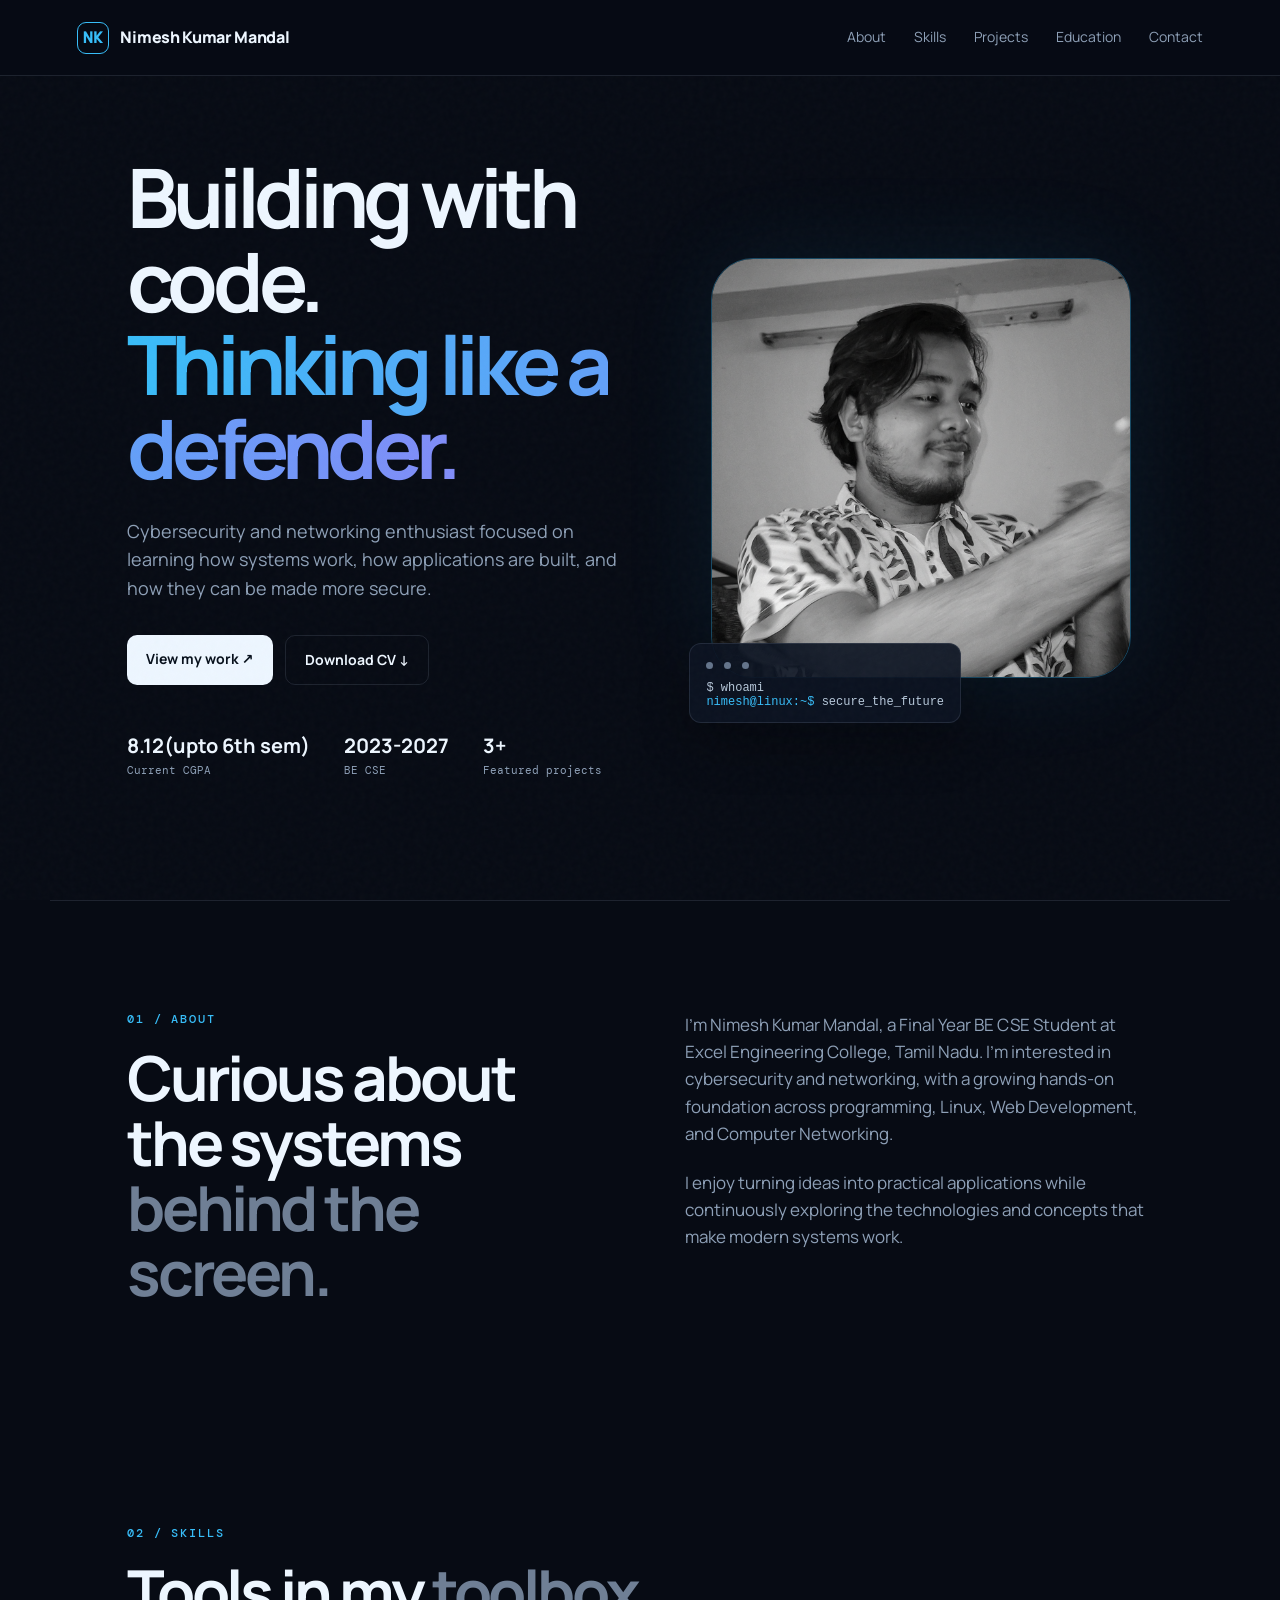
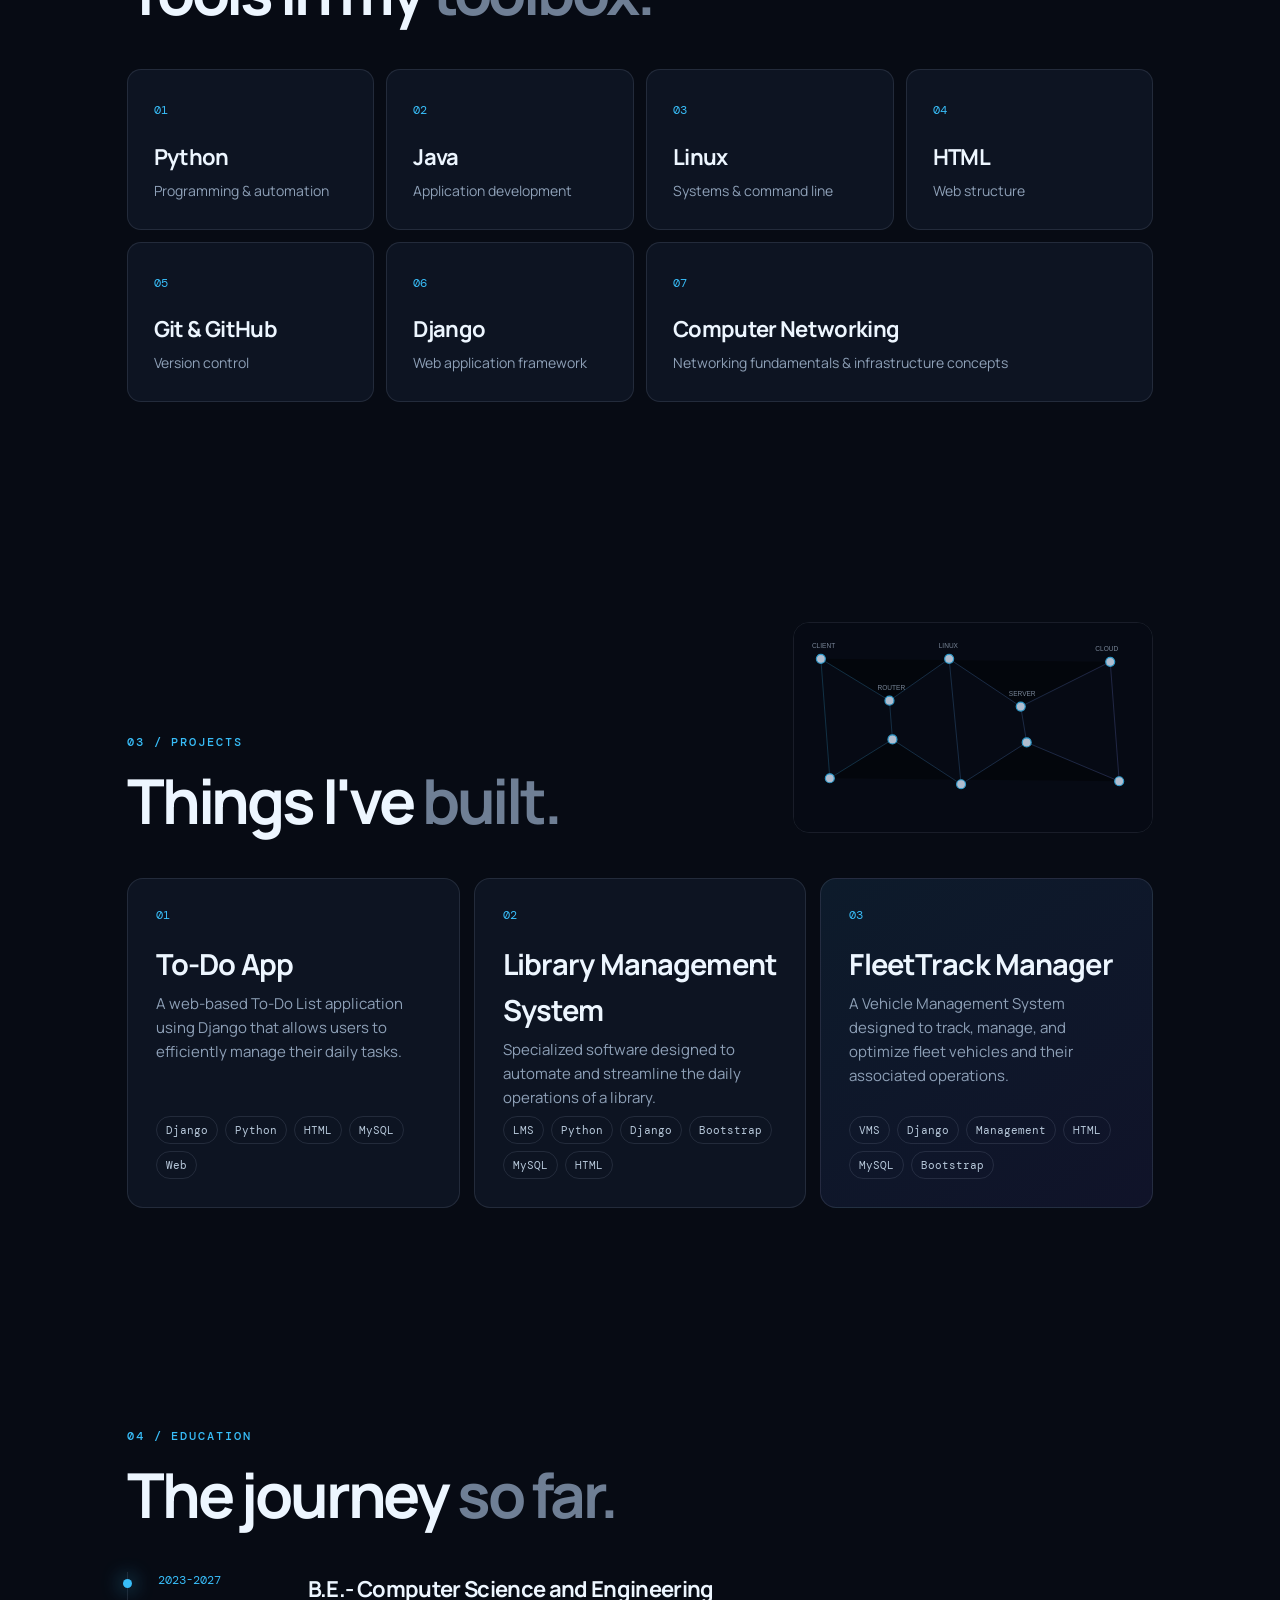
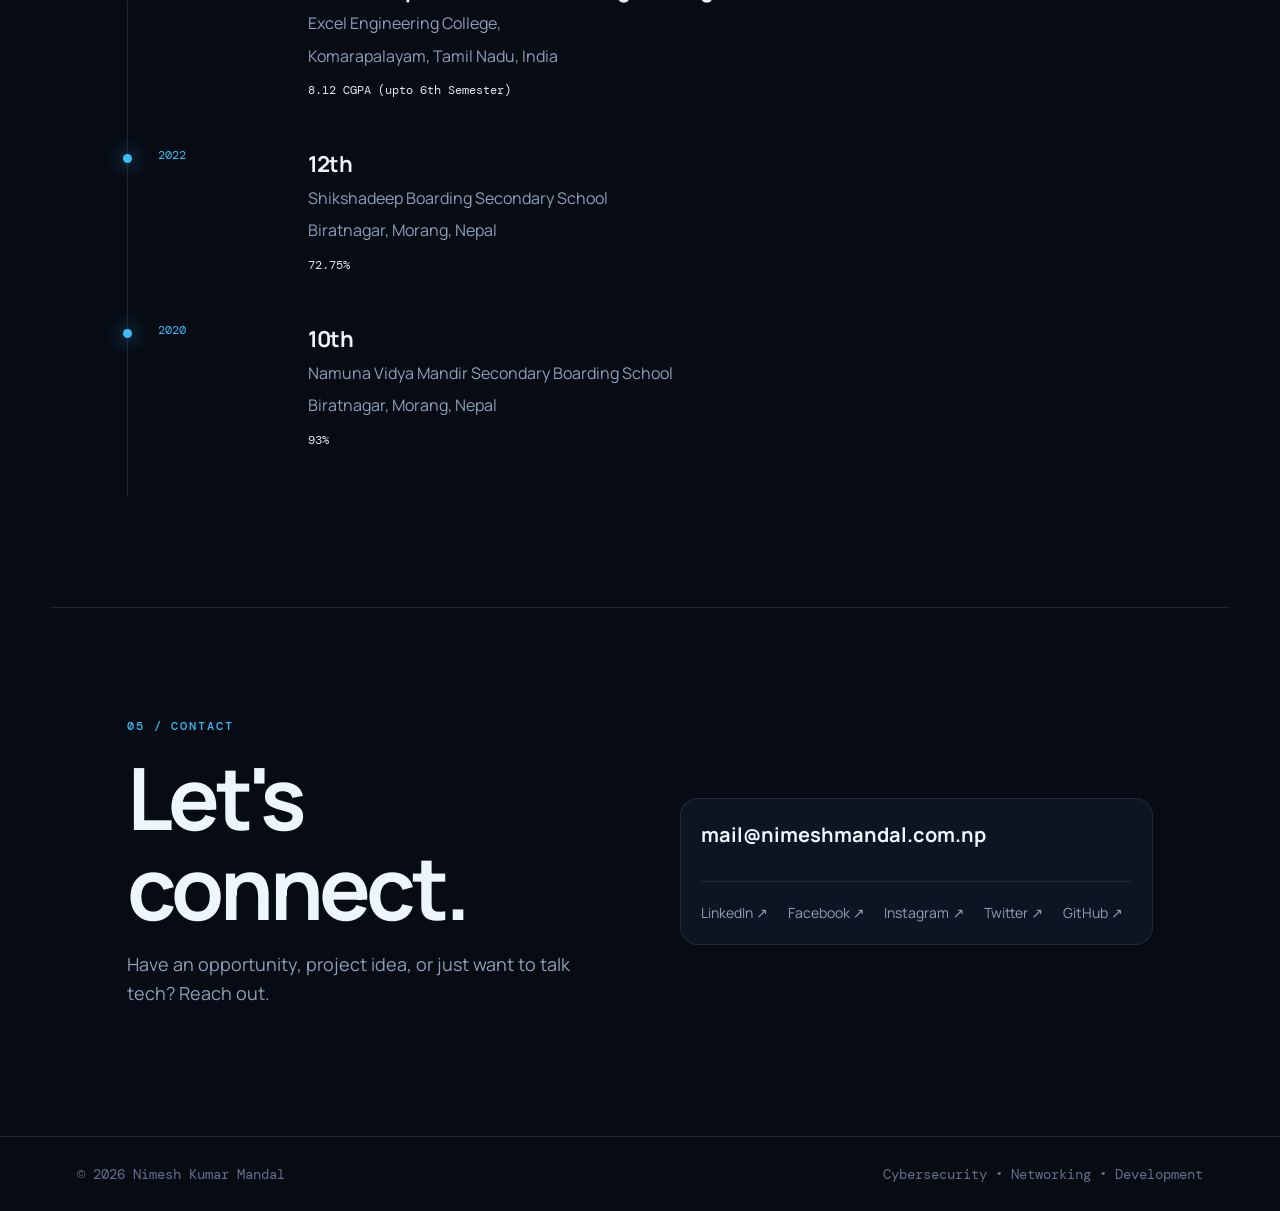
<file: index.html>
<!doctype html>
<html lang="en">
  <head>
    <meta charset="utf-8" />
    <meta name="viewport" content="width=device-width, initial-scale=1" />
    <meta
      name="description"
      content="Personal portfolio of Nimesh Kumar Mandal, a BTech CSE student interested in cybersecurity and networking."
    />

    <!-- Favicon -->
    <link rel="icon" type="image/png" href="favicon/favicon-96x96.png" sizes="96x96" />
    <link rel="icon" type="image/svg+xml" href="favicon/favicon.svg" />
    <link rel="shortcut icon" href="favicon/favicon.ico" />
    <link rel="apple-touch-icon" sizes="180x180" href="favicon/apple-touch-icon.png" />
    <link rel="manifest" href="favicon/site.webmanifest" />

    <!-- Nimesh Kumar Mandal — CSE Student | Cybersecurity & Networking -->
    <title>Nimesh Kumar Mandal</title>
    <link rel="stylesheet" href="style.css" />
  </head>

  <body>
    <div class="noise"></div>

    <!-- Header -->
    <header class="nav">
      <!-- Logo -->
      <a class="brand" href="#home">
        <span>NK</span>
        Nimesh Kumar Mandal
      </a>

      <button class="menu" aria-label="Toggle menu">☰</button>
      <!-- Navigation -->
      <nav>
        <a href="#about">About</a>
        <a href="#skills">Skills</a>
        <a href="#projects">Projects</a>
        <a href="#education">Education</a>
        <a href="#contact">Contact</a>
      </nav>
    </header>

    <!-- Main Content -->
    <main id="home">
      <!-- Home Section -->
      <section class="hero section">
        <div class="hero-copy reveal">
          <!-- <p class="eyebrow">4TH YEAR BE-CSE STUDENT</p> -->

          <!-- Hero Heading -->
          <h1>
            Building with code.<br />
            <em>Thinking like a defender.</em>
          </h1>

          <!-- Lead Text -->
          <p class="lead">
            Cybersecurity and networking enthusiast focused on learning how
            systems work, how applications are built, and how they can be made
            more secure.
          </p>

          <!-- Action Buttons -->
          <div class="actions">
            <a class="btn primary" href="#projects">
              View my work <span>↗</span>
            </a>
            <a class="btn ghost" href="assets/Nimesh-Kr-Mandal-CV.pdf" download>
              Download CV <span>↓</span>
            </a>
          </div>

          <!-- Mini Stats -->
          <div class="mini-stats">
            <div>
              <strong>8.12(upto 6th sem)</strong>
              <span>Current CGPA</span>
            </div>

            <div>
              <strong>2023-2027</strong>
              <span>BE CSE</span>
            </div>

            <div>
              <strong>3+</strong>
              <span>Featured projects</span>
            </div>
          </div>
        </div>

        <div class="hero-art reveal">
          <!-- <div class="orbit orbit-a"></div>
          <div class="orbit orbit-b"></div> -->

          <!-- Hero Art -->
          <div class="profile-frame">
            <img
              src="assets/pp.jpeg"
              alt="Stylized profile illustration placeholder for Nimesh Kumar Mandal"
            />
          </div>

          <!-- Terminal Card -->
          <div class="terminal-card">
            <div>
              <i></i>
              <i></i>
              <i></i>
            </div>

            <code>
              $ whoami
              <br />
              <span>nimesh@linux:~$</span>
              secure_the_future
            </code>
          </div>
        </div>
      </section>

      <!-- About Section   -->
      <section id="about" class="section split">
        <!-- About Left -->
        <div>
          <p class="eyebrow">01 / ABOUT</p>

          <h2>
            Curious about the systems
            <span>behind the screen.</span>
          </h2>
        </div>

        <!-- About Right -->
        <div class="prose">
          <p>
            I'm Nimesh Kumar Mandal, a Final Year BE CSE Student at Excel
            Engineering College, Tamil Nadu. I'm interested in cybersecurity and
            networking, with a growing hands-on foundation across programming,
            Linux, Web Development, and Computer Networking.
          </p>

          <p>
            I enjoy turning ideas into practical applications while continuously
            exploring the technologies and concepts that make modern systems
            work.
          </p>
        </div>
      </section>

      <!-- Skills Section -->
      <section id="skills" class="section">
        <!-- Skills Head -->
        <div class="section-head">
          <div>
            <p class="eyebrow">02 / SKILLS</p>

            <h2>
              Tools in my
              <span>toolbox.</span>
            </h2>
          </div>
        </div>

        <!-- Skill Grid -->
        <div class="skill-grid">
          <!-- Skill 1 -->
          <div class="skill-card">
            <b>01</b>
            <h3>Python</h3>
            <p>Programming & automation</p>
          </div>

          <!-- Skill 2 -->
          <div class="skill-card">
            <b>02</b>
            <h3>Java</h3>
            <p>Application development</p>
          </div>

          <!-- Skill 3 -->
          <div class="skill-card">
            <b>03</b>
            <h3>Linux</h3>
            <p>Systems & command line</p>
          </div>

          <!-- Skill 4 -->
          <div class="skill-card">
            <b>04</b>
            <h3>HTML</h3>
            <p>Web structure</p>
          </div>

          <!-- Skill 5 -->
          <div class="skill-card">
            <b>05</b>
            <h3>Git & GitHub</h3>
            <p>Version control</p>
          </div>

          <!-- Skill 6 -->
          <div class="skill-card">
            <b>06</b>
            <h3>Django</h3>
            <p>Web application framework</p>
          </div>

          <!-- Skill 7 -->
          <div class="skill-card wide">
            <b>07</b>
            <h3>Computer Networking</h3>
            <p>Networking fundamentals & infrastructure concepts</p>
          </div>
        </div>
      </section>

      <!-- Projects Section -->
      <section id="projects" class="section">
        <!-- Projects Head -->
        <div class="section-head">
          <div>
            <p class="eyebrow">03 / PROJECTS</p>
            <h2>Things I've <span>built.</span></h2>
          </div>

          <!-- Network Art -->
          <div class="network-art">
            <img
              src="assets/network.svg"
              alt="Abstract computer network illustration"
            />
          </div>
        </div>

        <!-- Projects Container -->
        <div class="projects">
          <!-- Project 1 - To Do App -->
          <article class="project-card">
            <div class="project-no">01</div>
            <h3>To-Do App</h3>
            <p>
              A web-based To-Do List application using Django that allows users
              to efficiently manage their daily tasks.
            </p>
            <div class="tags">
              <span>Django</span>
              <span>Python</span>
              <span>HTML</span>
              <span>MySQL</span>
              <span>Web</span>
            </div>
          </article>

          <!-- Project 2 - Library Management System -->
          <article class="project-card">
            <div class="project-no">02</div>
            <h3>Library Management System</h3>
            <p>
              Specialized software designed to automate and streamline the daily
              operations of a library.
            </p>
            <div class="tags">
              <span>LMS</span>
              <span>Python</span>
              <span>Django</span>
              <span>Bootstrap</span>
              <span>MySQL</span>
              <span>HTML</span>
            </div>
          </article>

          <!-- Project 3 - FleetTrack Manager -->
          <article class="project-card featured">
            <div class="project-no">03</div>
            <h3>FleetTrack Manager</h3>
            <p>
              A Vehicle Management System designed to track, manage, and
              optimize fleet vehicles and their associated operations.
            </p>
            <div class="tags">
              <span>VMS</span>
              <span>Django</span>
              <span>Management</span>
              <span>HTML</span>
              <span>MySQL</span>
              <span>Bootstrap</span>
            </div>
          </article>
        </div>
      </section>

      <!-- Education Section -->
      <section id="education" class="section">
        <!-- Education Head -->
        <div class="section-head">
          <div>
            <p class="eyebrow">04 / EDUCATION</p>
            <h2>The journey <span>so far.</span></h2>
          </div>
        </div>

        <!-- Education Timeline -->
        <div class="timeline">
          <!-- Education Item 1 - Under Graduate -->
          <div class="edu">
            <span>2023-2027</span>
            <div>
              <h3>B.E.- Computer Science and Engineering</h3>
              <p>Excel Engineering College,</p>
              <p>Komarapalayam, Tamil Nadu, India</p>
              <strong>8.12 CGPA (upto 6th Semester)</strong>
            </div>
          </div>

          <!-- Education Item 2 - Higher Secondary -->
          <div class="edu">
            <span>2022</span>
            <div>
              <h3>12th</h3>
              <p>Shikshadeep Boarding Secondary School</p>
              <p>Biratnagar, Morang, Nepal</p>
              <strong>72.75%</strong>
            </div>
          </div>

          <!-- Education Item 3 - Secondary -->
          <div class="edu">
            <span>2020</span>
            <div>
              <h3>10th</h3>
              <p>Namuna Vidya Mandir Secondary Boarding School</p>
              <p>Biratnagar, Morang, Nepal</p>
              <strong>93%</strong>
            </div>
          </div>
        </div>
      </section>

      <!-- Contact Section -->
      <section id="contact" class="section contact">
        <!-- Contact Head -->
        <div>
          <p class="eyebrow">05 / CONTACT</p>

          <h2>Let's connect.</h2>

          <p class="lead">
            Have an opportunity, project idea, or just want to talk tech? Reach
            out.
          </p>
        </div>

        <!-- Contact Card -->
        <div class="contact-card">
          <a class="email" href="mailto:mail@nimeshmandal.com.np">
            mail@nimeshmandal.com.np
          </a>

          <!-- <a
            class="email"
            href="https://mail.google.com/mail/?view=cm&to=mail@nimeshmandal.com.np"
            target="_blank"
            rel="noopener"
          >
            mail@nimeshmandal.com.np
          </a> 
          -->

          <!-- Social Links -->
          <div class="socials">
            <!-- LinkedIn -->
            <a
              href="https://www.linkedin.com/in/neeradian"
              target="_blank"
              rel="noreferrer"
            >
              LinkedIn ↗
            </a>

            <!-- Facebook -->
            <a
              href="https://www.facebook.com/neeradian"
              target="_blank"
              rel="noreferrer"
            >
              Facebook ↗
            </a>

            <!-- Instagram -->
            <a
              href="https://www.instagram.com/neeradian"
              target="_blank"
              rel="noreferrer"
            >
              Instagram ↗
            </a>

            <!-- Twitter -->
            <a
              href="https://twitter.com/_Neeradian"
              target="_blank"
              rel="noreferrer"
            >
              Twitter ↗
            </a>

            <!-- GitHub -->
            <a
              href="https://github.com/neeradian"
              target="_blank"
              rel="noreferrer"
            >
              GitHub ↗
            </a>
          </div>
        </div>
      </section>
    </main>
    <!-- Main End -->

    <!-- Footer -->
    <footer>
      <!-- <span>© 2026 Nimesh Kumar Mandal</span> -->
      <span
        >&copy; <span id="currentYear">(2026)</span> Nimesh Kumar Mandal</span
      >

      <span>Cybersecurity • Networking • Development</span>
    </footer>
    <script src="script.js"></script>
  </body>
</html>
</file>
<file: style.css>
@import url("https://fonts.googleapis.com/css2?family=DM+Mono:wght@400;500&family=Manrope:wght@400;500;600;700;800&display=swap");
:root {
  --bg: #070b14;
  --panel: #0d1422;
  --text: #edf6ff;
  --muted: #8ea0b7;
  --line: rgba(148, 163, 184, 0.16);
  --cyan: #38bdf8;
  --violet: #818cf8;
}
* {
  box-sizing: border-box;
}
html {
  scroll-behavior: smooth;
}
body {
  margin: 0;
  background: var(--bg);
  color: var(--text);
  font-family: Manrope, system-ui, sans-serif;
  line-height: 1.6;
}
.noise {
  position: fixed;
  inset: 0;
  pointer-events: none;
  opacity: 0.025;
  background-image: url("data:image/svg+xml,%3Csvg viewBox='0 0 180 180' xmlns='http://www.w3.org/2000/svg'%3E%3Cfilter id='n'%3E%3CfeTurbulence type='fractalNoise' baseFrequency='.9' numOctaves='4' stitchTiles='stitch'/%3E%3C/filter%3E%3Crect width='100%25' height='100%25' filter='url(%23n)'/%3E%3C/svg%3E");
  z-index: 5;
}
.nav {
  height: 76px;
  display: flex;
  align-items: center;
  justify-content: space-between;
  padding: 0 6vw;
  border-bottom: 1px solid var(--line);
  position: sticky;
  top: 0;
  background: rgba(7, 11, 20, 0.8);
  backdrop-filter: blur(18px);
  z-index: 10;
}
.brand {
  color: var(--text);
  text-decoration: none;
  font-weight: 800;
  letter-spacing: -0.02em;
}
.brand span {
  display: inline-grid;
  place-items: center;
  width: 32px;
  height: 32px;
  margin-right: 9px;
  border: 1px solid var(--cyan);
  border-radius: 9px;
  color: var(--cyan);
  font-family: "DM Mono";
}
.nav nav {
  display: flex;
  gap: 28px;
}
.nav nav a,
.socials a {
  color: var(--muted);
  text-decoration: none;
  font-size: 14px;
}
.nav nav a:hover,
.socials a:hover {
  color: var(--text);
}
.menu {
  display: none;
  background: none;
  border: 0;
  color: var(--text);
  font-size: 24px;
}
.section {
  max-width: 1180px;
  margin: auto;
  padding: 110px 6vw;
}
.hero {
  min-height: calc(100vh - 76px);
  display: grid;
  grid-template-columns: 1.05fr 0.95fr;
  align-items: center;
  gap: 50px;
  padding-top: 70px;
}
.eyebrow {
  font: 500 12px "DM Mono";
  letter-spacing: 0.16em;
  color: var(--cyan);
  margin: 0 0 18px;
}
.hero h1 {
  font-size: clamp(46px, 6.5vw, 82px);
  line-height: 1.02;
  letter-spacing: -0.065em;
  margin: 0 0 26px;
}
.hero h1 em {
  font-style: normal;
  background: linear-gradient(90deg, var(--cyan), var(--violet));
  -webkit-background-clip: text;
  color: transparent;
}
.lead {
  color: var(--muted);
  font-size: 18px;
  max-width: 650px;
}
.actions {
  display: flex;
  gap: 12px;
  margin: 32px 0;
}
.btn {
  padding: 13px 19px;
  border-radius: 10px;
  text-decoration: none;
  font-weight: 700;
  font-size: 14px;
}
.btn.primary {
  background: var(--text);
  color: #07101c;
}
.btn.ghost {
  border: 1px solid var(--line);
  color: var(--text);
}
.btn:hover {
  transform: translateY(-2px);
}
.mini-stats {
  display: flex;
  gap: 34px;
  margin-top: 45px;
}
.mini-stats div {
  display: flex;
  flex-direction: column;
}
.mini-stats strong {
  font-size: 20px;
}
.mini-stats span {
  font-size: 11px;
  color: var(--muted);
  font-family: "DM Mono";
}
.hero-art {
  position: relative;
  min-height: 580px;
  display: grid;
  place-items: center;
}
.profile-frame {
  width: min(420px, 78vw);
  aspect-ratio: 1;
  border-radius: 42px;
  overflow: hidden;
  border: 1px solid rgba(56, 189, 248, 0.35);
  box-shadow: 0 0 100px rgba(56, 189, 248, 0.08);
}
.profile-frame img {
  width: 100%;
  height: 100%;
  display: block;
}
.orbit {
  position: absolute;
  border: 1px solid rgba(56, 189, 248, 0.16);
  border-radius: 50%;
  animation: spin 20s linear infinite;
}
.orbit-a {
  width: 520px;
  height: 260px;
  transform: rotate(-25deg);
}
.orbit-b {
  width: 460px;
  height: 210px;
  transform: rotate(55deg);
  animation-duration: 27s;
}
.terminal-card {
  position: absolute;
  bottom: 35px;
  left: 0;
  background: rgba(13, 20, 34, 0.92);
  border: 1px solid var(--line);
  border-radius: 12px;
  padding: 13px 16px;
  box-shadow: 0 20px 50px rgba(0, 0, 0, 0.3);
  font: 12px "DM Mono";
  color: #b7c8da;
}
.terminal-card i {
  display: inline-block;
  width: 7px;
  height: 7px;
  border-radius: 50%;
  background: #64748b;
  margin-right: 4px;
}
.terminal-card code {
  display: block;
  margin-top: 8px;
}
.terminal-card code span {
  color: var(--cyan);
}
.split {
  display: grid;
  grid-template-columns: 1fr 1fr;
  gap: 90px;
  border-top: 1px solid var(--line);
}
h2 {
  font-size: clamp(38px, 5vw, 62px);
  line-height: 1.05;
  letter-spacing: -0.05em;
  margin: 0;
}
h2 span {
  color: #6f7f95;
}
.prose {
  color: var(--muted);
  font-size: 17px;
}
.prose p {
  margin-top: 0;
  margin-bottom: 22px;
}
.section-head {
  display: flex;
  justify-content: space-between;
  align-items: end;
  margin-bottom: 45px;
}
.skill-grid {
  display: grid;
  grid-template-columns: repeat(4, 1fr);
  gap: 12px;
}
.skill-card {
  padding: 26px;
  background: var(--panel);
  border: 1px solid var(--line);
  border-radius: 14px;
  min-height: 155px;
  transition: 0.25s;
}
.skill-card:hover,
.project-card:hover {
  transform: translateY(-5px);
  border-color: rgba(56, 189, 248, 0.35);
}
.skill-card.wide {
  grid-column: span 2;
}
.skill-card b,
.project-no {
  font: 12px "DM Mono";
  color: var(--cyan);
}
h3 {
  font-size: 22px;
  margin: 18px 0 5px;
  letter-spacing: -0.03em;
}
.skill-card p,
.project-card p {
  margin: 0;
  color: var(--muted);
  font-size: 14px;
}
.network-art {
  width: 360px;
  border-radius: 16px;
  overflow: hidden;
  border: 1px solid var(--line);
  opacity: 0.8;
}
.network-art img {
  width: 100%;
  display: block;
}
.projects {
  display: grid;
  grid-template-columns: repeat(3, 1fr);
  gap: 14px;
}
.project-card {
  min-height: 330px;
  padding: 28px;
  background: var(--panel);
  border: 1px solid var(--line);
  border-radius: 16px;
  display: flex;
  flex-direction: column;
  transition: 0.25s;
}
.project-card h3 {
  font-size: 29px;
}
.project-card p {
  font-size: 15px;
}
.project-card.featured {
  background: linear-gradient(145deg, #0d1b2b, #101329);
}
.tags {
  margin-top: auto;
  display: flex;
  gap: 7px;
  flex-wrap: wrap;
}
.tags span {
  font: 11px "DM Mono";
  padding: 6px 9px;
  border: 1px solid var(--line);
  border-radius: 999px;
  color: #b7c8da;
}
.timeline {
  border-left: 1px solid var(--line);
}
.edu {
  display: grid;
  grid-template-columns: 150px 1fr;
  padding: 0 0 45px 30px;
  position: relative;
}
.edu:before {
  content: "";
  position: absolute;
  left: -5px;
  top: 7px;
  width: 9px;
  height: 9px;
  border-radius: 50%;
  background: var(--cyan);
  box-shadow: 0 0 20px var(--cyan);
}
.edu > span {
  font: 12px "DM Mono";
  color: var(--cyan);
}
.edu h3 {
  margin: 0 0 4px;
}
.edu p {
  margin: 0 0 7px;
  color: var(--muted);
}
.edu strong {
  font: 12px "DM Mono";
  color: #dce9f5;
}
.contact {
  display: grid;
  grid-template-columns: 1fr 1fr;
  gap: 80px;
  align-items: center;
  border-top: 1px solid var(--line);
}
.contact h2 {
  font-size: clamp(50px, 7vw, 86px);
}
.contact-card {
  /* padding: 35px; */
  padding: 20px;
  border: 1px solid var(--line);
  background: var(--panel);
  border-radius: 18px;
}
.email {
  /* font-size: clamp(20px, 3vw, 34px); */
  font-size: clamp(20px, 1.5vw, 34px);
  font-weight: 700;
  color: var(--text);
  text-decoration: none;
  word-break: break-word;
}
.socials {
  display: flex;
  gap: 20px;
  flex-wrap: wrap;
  margin-top: 30px;
  padding-top: 20px;
  border-top: 1px solid var(--line);
}
footer {
  border-top: 1px solid var(--line);
  padding: 28px 6vw;
  display: flex;
  justify-content: space-between;
  color: #617087;
  /* font : 11px "DM Mono"; */
  font: 14px "DM Mono";
}
.reveal {
  animation: rise 0.8s ease both;
}
@keyframes rise {
  from {
    opacity: 0;
    transform: translateY(18px);
  }
  to {
    opacity: 1;
    transform: none;
  }
}
@keyframes spin {
  to {
    transform: rotate(360deg);
  }
}
@media (max-width: 800px) {
  .nav nav {
    display: none;
  }
  .menu {
    display: block;
  }
  .nav nav.open {
    display: flex;
    position: absolute;
    top: 76px;
    left: 0;
    right: 0;
    padding: 20px 6vw;
    background: var(--bg);
    flex-direction: column;
    border-bottom: 1px solid var(--line);
  }
  .hero,
  .split,
  .contact {
    grid-template-columns: 1fr;
  }
  .hero {
    padding-top: 65px;
  }
  .hero-art {
    min-height: 460px;
  }
  .mini-stats {
    gap: 20px;
  }
  .skill-grid,
  .projects {
    grid-template-columns: 1fr 1fr;
  }
  .skill-card.wide {
    grid-column: span 2;
  }
  .network-art {
    width: 250px;
  }
  .section {
    padding: 80px 6vw;
  }
}
@media (max-width: 520px) {
  .hero h1 {
    font-size: 45px;
  }
  .skill-grid,
  .projects {
    grid-template-columns: 1fr;
  }
  .skill-card.wide {
    grid-column: auto;
  }
  .section-head {
    align-items: start;
    gap: 25px;
    flex-direction: column;
  }
  .network-art {
    width: 100%;
  }
  .edu {
    grid-template-columns: 1fr;
    gap: 8px;
  }
  .hero-art {
    min-height: 390px;
  }
  .profile-frame {
    width: 300px;
  }
  .orbit-a {
    width: 340px;
    height: 180px;
  }
  .orbit-b {
    width: 310px;
    height: 150px;
  }
  .terminal-card {
    left: 0;
    bottom: 10px;
  }
  footer {
    flex-direction: column;
    gap: 8px;
  }
}
</file>
